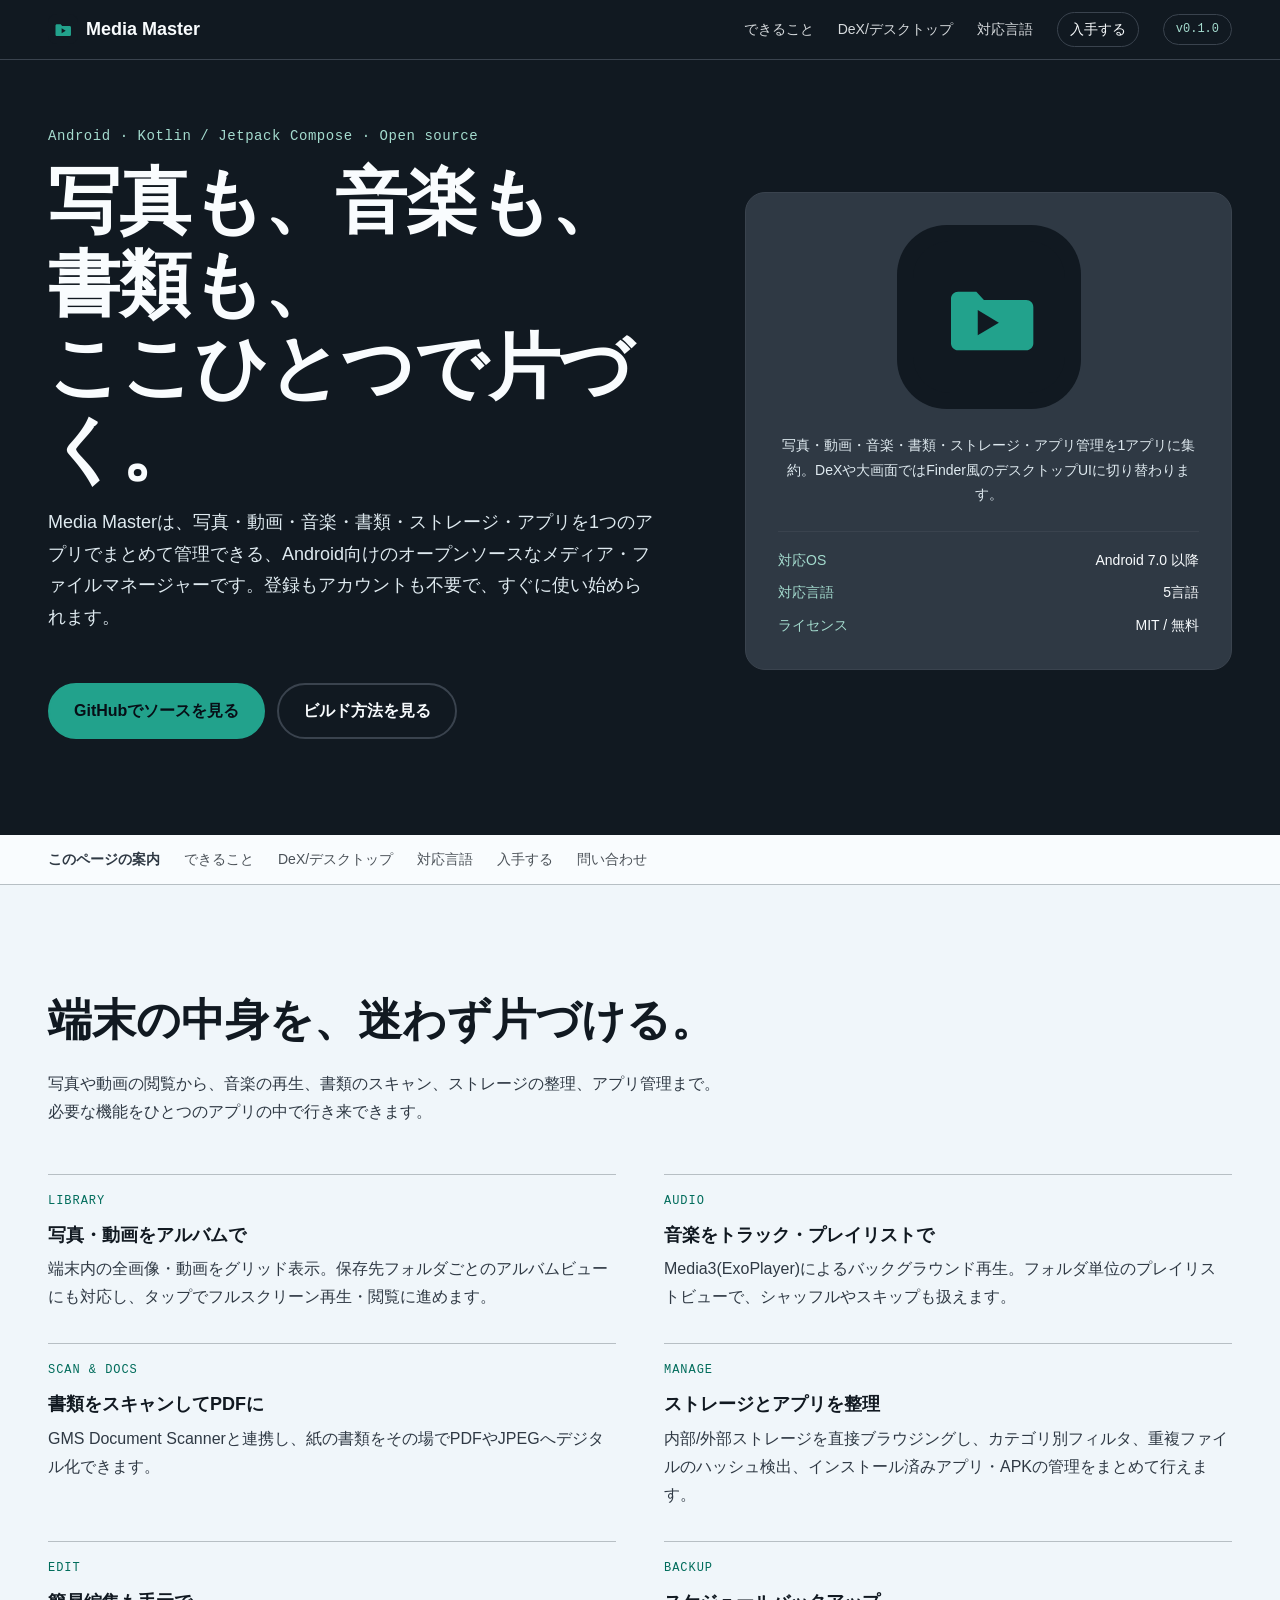
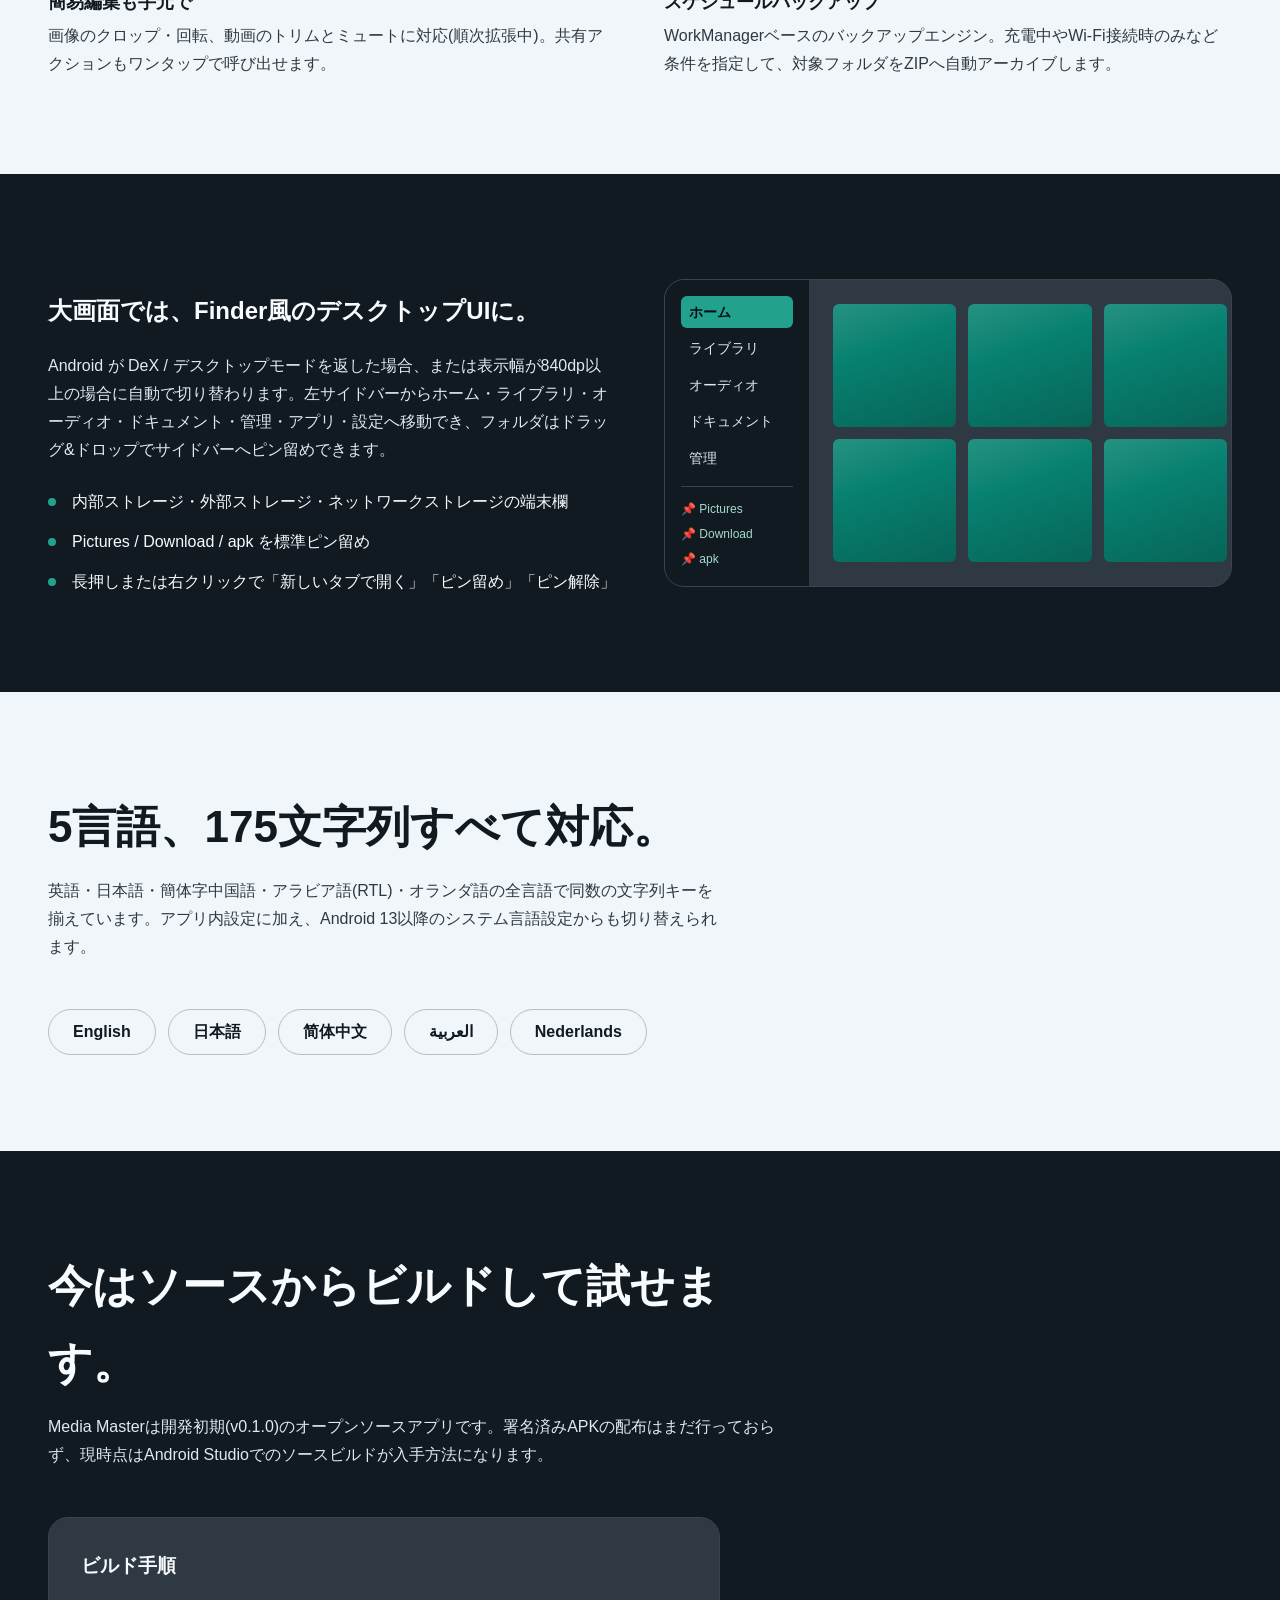
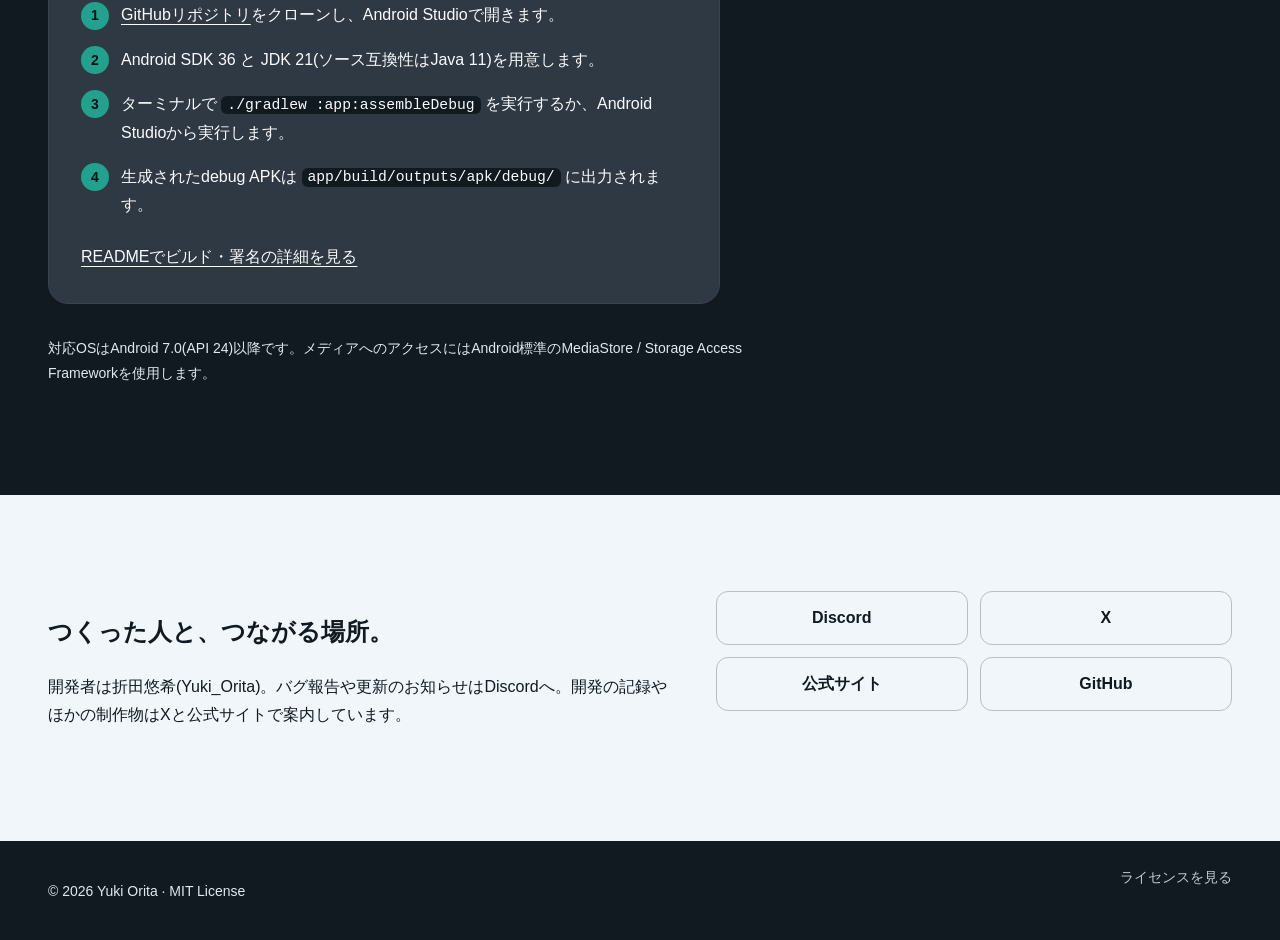
<file: index.html>
<!DOCTYPE html>
<html lang="ja">
<head>
<meta charset="utf-8">
<meta name="viewport" content="width=device-width, initial-scale=1, viewport-fit=cover">
<title>Media Master — 写真・音楽・書類・ストレージをひとつにまとめるAndroidアプリ</title>
<meta name="description" content="Media Master(メディアマスター)は、写真・動画・音楽・書類・ストレージ・アプリ管理を1つにまとめたAndroid向けオープンソースアプリです。DeX/デスクトップモードにも対応。開発者は折田悠希(おりたゆうき / Yuki_Orita)。無料・オープンソース、GitHubで公開中。">
<meta name="keywords" content="Media Master, メディアマスター, 折田悠希, おりたゆうき, Yuki_Orita, github, Android, ファイルマネージャー, メディア管理, ファイル管理アプリ, DeX, デスクトップモード, オープンソース, Jetpack Compose">
<meta name="author" content="折田悠希 (Yuki_Orita)">
<meta name="theme-color" content="#0f1b1a">
<meta name="robots" content="index, follow, max-image-preview:large">
<link rel="canonical" href="https://media-master-9o5.pages.dev/">
<link rel="alternate" hreflang="ja" href="https://media-master-9o5.pages.dev/">
<link rel="sitemap" type="application/xml" href="/sitemap.xml">
<link rel="stylesheet" href="assets/site.css">

<link rel="icon" href="data:image/svg+xml,%3Csvg xmlns='http://www.w3.org/2000/svg' viewBox='0 0 32 32'%3E%3Crect width='32' height='32' rx='9' fill='%230f2320'/%3E%3Cpath d='M8 12.5c0-.83.67-1.5 1.5-1.5h4l1.6 1.8H23c.83 0 1.5.67 1.5 1.5v7.7c0 .83-.67 1.5-1.5 1.5H9.5C8.67 23.5 8 22.83 8 22v-9.5z' fill='%2334c9b5'/%3E%3Cpath d='M14.5 15.2v5.2l4.4-2.6-4.4-2.6z' fill='%230f2320'/%3E%3C/svg%3E">

<meta property="og:type" content="website">
<meta property="og:site_name" content="Media Master">
<meta property="og:locale" content="ja_JP">
<meta property="og:title" content="Media Master — 写真・音楽・書類・ストレージをひとつにまとめるAndroidアプリ">
<meta property="og:description" content="写真・動画・音楽・書類・ストレージ・アプリを1つのアプリで管理。DeX/デスクトップモード対応、5言語対応のオープンソースAndroidアプリです。">
<meta property="og:url" content="https://media-master-9o5.pages.dev/">
<meta property="og:image" content="https://media-master-9o5.pages.dev/assets/og.png">
<meta property="og:image:width" content="1200">
<meta property="og:image:height" content="630">
<meta property="og:image:alt" content="Media Masterのロゴと、写真・音楽・書類・ストレージを表すアイコン">
<meta name="twitter:card" content="summary_large_image">
<meta name="twitter:site" content="@InovateofRIZI">
<meta name="twitter:creator" content="@InovateofRIZI">
<meta name="twitter:title" content="Media Master — Android向けメディア・ファイル管理アプリ">
<meta name="twitter:description" content="写真・動画・音楽・書類・ストレージ・アプリを1つのアプリで管理する、オープンソースのAndroidアプリです。">
<meta name="twitter:image" content="https://media-master-9o5.pages.dev/assets/og.png">

<script type="application/ld+json">
{
  "@context": "https://schema.org",
  "@graph": [
    {
      "@type": "SoftwareApplication",
      "name": "Media Master",
      "alternateName": ["メディアマスター"],
      "applicationCategory": "UtilitiesApplication",
      "operatingSystem": "Android 7.0 (API 24) or later",
      "softwareVersion": "0.1.0",
      "description": "写真・動画・音楽・書類・ストレージ・アプリ管理を1つにまとめたAndroid向けオープンソースのメディア・ファイル管理アプリ。",
      "url": "https://media-master-9o5.pages.dev/",
      "downloadUrl": "https://github.com/oriyu90/media-master",
      "codeRepository": "https://github.com/oriyu90/media-master",
      "license": "https://opensource.org/licenses/MIT",
      "author": { "@id": "https://oriyu90.github.io/official/#person" },
      "offers": { "@type": "Offer", "price": "0", "priceCurrency": "JPY" }
    },
    {
      "@type": "Person",
      "@id": "https://oriyu90.github.io/official/#person",
      "name": "Yuki_Orita",
      "alternateName": ["折田悠希", "おりたゆうき"],
      "url": "https://oriyu90.github.io/official/",
      "sameAs": [
        "https://x.com/InovateofRIZI",
        "https://github.com/oriyu90"
      ]
    }
  ]
}
</script>
</head>
<body>
  <a class="skip-link" href="#main">本文へ移動</a>

  <header class="site-header">
    <div class="header-inner">
      <a class="brand" href="#top" aria-label="Media Master トップへ">
        <svg width="30" height="30" viewBox="0 0 32 32" aria-hidden="true">
          <rect width="32" height="32" rx="9" fill="var(--color-ink)"></rect>
          <path d="M8 12.5c0-.83.67-1.5 1.5-1.5h4l1.6 1.8H23c.83 0 1.5.67 1.5 1.5v7.7c0 .83-.67 1.5-1.5 1.5H9.5C8.67 23.5 8 22.83 8 22v-9.5z" fill="var(--color-accent)"></path>
          <path d="M14.5 15.2v5.2l4.4-2.6-4.4-2.6z" fill="var(--color-ink)"></path>
        </svg>
        <span>Media Master</span>
      </a>
      <nav class="main-nav" aria-label="メインナビゲーション">
        <a href="#features">できること</a>
        <a href="#desktop">DeX/デスクトップ</a>
        <a href="#languages">対応言語</a>
        <a class="nav-download" href="#get-started">入手する</a>
      </nav>
      <span class="header-release">v0.1.0</span>
    </div>
  </header>

  <main id="main">
    <section class="hero" id="top" aria-labelledby="hero-title">
      <div class="hero-grid">
        <div class="hero-copy">
          <div>
            <p class="release-line">Android · Kotlin / Jetpack Compose · Open source</p>
            <h1 id="hero-title">写真も、音楽も、書類も、<br>ここひとつで片づく。</h1>
            <p class="hero-lead">Media Masterは、写真・動画・音楽・書類・ストレージ・アプリを1つのアプリでまとめて管理できる、Android向けのオープンソースなメディア・ファイルマネージャーです。登録もアカウントも不要で、すぐに使い始められます。</p>
          </div>
          <div class="hero-actions" role="group" aria-label="入手方法">
            <a class="button" href="https://github.com/oriyu90/media-master">GitHubでソースを見る</a>
            <a class="button button-secondary" href="#get-started">ビルド方法を見る</a>
          </div>
        </div>
        <aside class="hero-aside" aria-label="Media Master v0.1.0">
          <div class="hero-icon" aria-hidden="true">
            <svg viewBox="0 0 108 108" width="152" height="152">
              <rect width="108" height="108" rx="26" fill="var(--color-ink)"></rect>
              <path d="M27 41c0-2.76 2.24-5 5-5h13l5.4 6h30.1c2.76 0 5 2.24 5 5v25.6c0 2.76-2.24 5-5 5H32c-2.76 0-5-2.24-5-5V41z" fill="var(--color-accent)"></path>
              <path d="M46 49v18l15-9-15-9z" fill="var(--color-ink)"></path>
            </svg>
          </div>
          <p class="aside-note">写真・動画・音楽・書類・ストレージ・アプリ管理を1アプリに集約。DeXや大画面ではFinder風のデスクトップUIに切り替わります。</p>
          <ul class="aside-facts" aria-label="概要">
            <li><span>対応OS</span>Android 7.0 以降</li>
            <li><span>対応言語</span>5言語</li>
            <li><span>ライセンス</span>MIT / 無料</li>
          </ul>
        </aside>
      </div>
    </section>

    <nav class="page-index" aria-label="ページ内目次">
      <div class="page-width page-index-inner">
        <span class="page-index-label">このページの案内</span>
        <ol>
          <li><a href="#features">できること</a></li>
          <li><a href="#desktop">DeX/デスクトップ</a></li>
          <li><a href="#languages">対応言語</a></li>
          <li><a href="#get-started">入手する</a></li>
          <li><a href="#community">問い合わせ</a></li>
        </ol>
      </div>
    </nav>

    <section class="section" id="features" aria-labelledby="features-title">
      <div class="page-width">
        <div class="section-heading">
          <h2 id="features-title">端末の中身を、迷わず片づける。</h2>
          <p>写真や動画の閲覧から、音楽の再生、書類のスキャン、ストレージの整理、アプリ管理まで。必要な機能をひとつのアプリの中で行き来できます。</p>
        </div>
        <dl class="feature-ledger">
          <div class="feature-row">
            <span class="feature-number">LIBRARY</span>
            <dt>写真・動画をアルバムで</dt>
            <dd>端末内の全画像・動画をグリッド表示。保存先フォルダごとのアルバムビューにも対応し、タップでフルスクリーン再生・閲覧に進めます。</dd>
          </div>
          <div class="feature-row">
            <span class="feature-number">AUDIO</span>
            <dt>音楽をトラック・プレイリストで</dt>
            <dd>Media3(ExoPlayer)によるバックグラウンド再生。フォルダ単位のプレイリストビューで、シャッフルやスキップも扱えます。</dd>
          </div>
          <div class="feature-row">
            <span class="feature-number">SCAN &amp; DOCS</span>
            <dt>書類をスキャンしてPDFに</dt>
            <dd>GMS Document Scannerと連携し、紙の書類をその場でPDFやJPEGへデジタル化できます。</dd>
          </div>
          <div class="feature-row">
            <span class="feature-number">MANAGE</span>
            <dt>ストレージとアプリを整理</dt>
            <dd>内部/外部ストレージを直接ブラウジングし、カテゴリ別フィルタ、重複ファイルのハッシュ検出、インストール済みアプリ・APKの管理をまとめて行えます。</dd>
          </div>
          <div class="feature-row">
            <span class="feature-number">EDIT</span>
            <dt>簡易編集も手元で</dt>
            <dd>画像のクロップ・回転、動画のトリムとミュートに対応(順次拡張中)。共有アクションもワンタップで呼び出せます。</dd>
          </div>
          <div class="feature-row">
            <span class="feature-number">BACKUP</span>
            <dt>スケジュールバックアップ</dt>
            <dd>WorkManagerベースのバックアップエンジン。充電中やWi-Fi接続時のみなど条件を指定して、対象フォルダをZIPへ自動アーカイブします。</dd>
          </div>
        </dl>
      </div>
    </section>

    <section class="section section-dark" id="desktop" aria-labelledby="desktop-title">
      <div class="page-width mode-spread">
        <div class="mode-copy">
          <h2 id="desktop-title">大画面では、Finder風のデスクトップUIに。</h2>
          <p>Android が DeX / デスクトップモードを返した場合、または表示幅が840dp以上の場合に自動で切り替わります。左サイドバーからホーム・ライブラリ・オーディオ・ドキュメント・管理・アプリ・設定へ移動でき、フォルダはドラッグ&ドロップでサイドバーへピン留めできます。</p>
          <ul class="desktop-points">
            <li>内部ストレージ・外部ストレージ・ネットワークストレージの端末欄</li>
            <li>Pictures / Download / apk を標準ピン留め</li>
            <li>長押しまたは右クリックで「新しいタブで開く」「ピン留め」「ピン解除」</li>
          </ul>
        </div>
        <div class="desktop-mock" role="group" aria-label="デスクトップUIのイメージ">
          <div class="desktop-mock-sidebar">
            <span class="desktop-mock-item is-active">ホーム</span>
            <span class="desktop-mock-item">ライブラリ</span>
            <span class="desktop-mock-item">オーディオ</span>
            <span class="desktop-mock-item">ドキュメント</span>
            <span class="desktop-mock-item">管理</span>
            <span class="desktop-mock-divider"></span>
            <span class="desktop-mock-pin">📌 Pictures</span>
            <span class="desktop-mock-pin">📌 Download</span>
            <span class="desktop-mock-pin">📌 apk</span>
          </div>
          <div class="desktop-mock-grid" aria-hidden="true">
            <span></span><span></span><span></span><span></span><span></span><span></span>
          </div>
        </div>
      </div>
    </section>

    <section class="section" id="languages" aria-labelledby="languages-title">
      <div class="page-width">
        <div class="section-heading">
          <h2 id="languages-title">5言語、175文字列すべて対応。</h2>
          <p>英語・日本語・簡体字中国語・アラビア語(RTL)・オランダ語の全言語で同数の文字列キーを揃えています。アプリ内設定に加え、Android 13以降のシステム言語設定からも切り替えられます。</p>
        </div>
        <ul class="lang-chips" aria-label="対応言語一覧">
          <li>English</li>
          <li>日本語</li>
          <li>简体中文</li>
          <li dir="rtl">العربية</li>
          <li>Nederlands</li>
        </ul>
      </div>
    </section>

    <section class="section section-dark install-section" id="get-started" aria-labelledby="get-started-title">
      <div class="page-width">
        <div class="section-heading">
          <h2 id="get-started-title">今はソースからビルドして試せます。</h2>
          <p>Media Masterは開発初期(v0.1.0)のオープンソースアプリです。署名済みAPKの配布はまだ行っておらず、現時点はAndroid Studioでのソースビルドが入手方法になります。</p>
        </div>
        <article class="install-platform">
          <h3>ビルド手順</h3>
          <ol class="step-list">
            <li><span class="step-number">1</span><span><a href="https://github.com/oriyu90/media-master">GitHubリポジトリ</a>をクローンし、Android Studioで開きます。</span></li>
            <li><span class="step-number">2</span><span>Android SDK 36 と JDK 21(ソース互換性はJava 11)を用意します。</span></li>
            <li><span class="step-number">3</span><span>ターミナルで <code>./gradlew :app:assembleDebug</code> を実行するか、Android Studioから実行します。</span></li>
            <li><span class="step-number">4</span><span>生成されたdebug APKは <code>app/build/outputs/apk/debug/</code> に出力されます。</span></li>
          </ol>
          <p class="install-reference"><a href="https://github.com/oriyu90/media-master#readme">READMEでビルド・署名の詳細を見る</a></p>
        </article>
        <p class="release-warning">対応OSはAndroid 7.0(API 24)以降です。メディアへのアクセスにはAndroid標準のMediaStore / Storage Access Frameworkを使用します。</p>
      </div>
    </section>

    <section class="section" id="community" aria-labelledby="community-title">
      <div class="page-width project-note">
        <div>
          <h2 id="community-title">つくった人と、つながる場所。</h2>
          <p>開発者は折田悠希(Yuki_Orita)。バグ報告や更新のお知らせはDiscordへ。開発の記録やほかの制作物はXと公式サイトで案内しています。</p>
        </div>
        <nav class="link-columns" aria-label="開発者とコミュニティ">
          <a href="https://discord.gg/x7KXhNTD8M" target="_blank" rel="noopener noreferrer">Discord</a>
          <a href="https://x.com/InovateofRIZI" target="_blank" rel="noopener noreferrer">X</a>
          <a href="https://oriyu90.github.io/official/" target="_blank" rel="noopener noreferrer">公式サイト</a>
          <a href="https://github.com/oriyu90/media-master" target="_blank" rel="noopener noreferrer">GitHub</a>
        </nav>
      </div>
    </section>
  </main>

  <footer class="site-footer">
    <div class="page-width footer-inner">
      <p>© 2026 Yuki Orita · MIT License</p>
      <a href="https://github.com/oriyu90/media-master/blob/main/LICENSE">ライセンスを見る</a>
    </div>
  </footer>
</body>
</html>
</file>
<file: assets/site.css>
/* Media Master · macrostructure: Long Document · tone: functional-editorial · theme: custom · anchor hue: teal */
@import url("../tokens.css");

*,
*::before,
*::after {
  box-sizing: border-box;
}

html,
body {
  overflow-x: clip;
}

html {
  scroll-behavior: smooth;
  background: var(--color-ink);
}

body {
  margin: 0;
  background: var(--color-paper);
  color: var(--color-ink);
  font-family: var(--font-body);
  font-size: var(--text-base);
  line-height: 1.75;
  text-rendering: optimizeLegibility;
  -webkit-font-smoothing: antialiased;
}

img,
svg {
  display: block;
  max-width: 100%;
}

a {
  color: inherit;
  text-decoration-thickness: var(--rule-hairline);
  text-underline-offset: var(--space-2xs);
}

a:hover {
  text-decoration-thickness: var(--rule-strong);
}

a:focus-visible {
  outline: var(--rule-strong) solid var(--color-focus);
  outline-offset: var(--space-2xs);
}

a:active {
  opacity: 0.75;
}

.site-header a:focus-visible,
.section-dark a:focus-visible {
  outline-color: var(--color-focus-dark);
}

.skip-link {
  position: fixed;
  inset: var(--space-sm) auto auto var(--space-sm);
  z-index: 100;
  padding: var(--space-xs) var(--space-sm);
  background: var(--color-ink);
  color: var(--color-white);
  border-radius: var(--radius-sm);
  transform: translateY(-200%);
}

.skip-link:focus {
  transform: translateY(0);
}

/* Header */

.site-header {
  position: sticky;
  top: 0;
  z-index: 20;
  border-bottom: var(--rule-hairline) solid var(--color-line-dark);
  background: var(--color-ink);
  color: var(--color-white);
}

.header-inner,
.page-width {
  width: min(100% - (2 * var(--space-lg)), 74rem);
  margin-inline: auto;
}

.header-inner {
  display: flex;
  align-items: center;
  gap: var(--space-lg);
  padding-block: var(--space-sm);
}

.brand {
  display: flex;
  align-items: center;
  gap: var(--space-xs);
  font-weight: 700;
  font-size: var(--text-lg);
  text-decoration: none;
  margin-right: auto;
}

.main-nav {
  display: flex;
  align-items: center;
  gap: var(--space-lg);
  font-size: var(--text-sm);
}

.main-nav a {
  text-decoration: none;
  opacity: 0.85;
}

.main-nav a:hover {
  opacity: 1;
}

.nav-download {
  padding: var(--space-2xs) var(--space-sm);
  border: var(--rule-hairline) solid var(--color-line-dark);
  border-radius: var(--radius-round);
  opacity: 1 !important;
}

.header-release {
  font-family: var(--font-mono);
  font-size: var(--text-xs);
  color: var(--color-focus-dark);
  border: var(--rule-hairline) solid var(--color-line-dark);
  border-radius: var(--radius-round);
  padding: var(--space-2xs) var(--space-sm);
}

/* Hero */

.hero {
  background: var(--color-ink);
  color: var(--color-white);
  padding-block: var(--space-3xl) var(--space-4xl);
}

.hero-grid {
  width: min(100% - (2 * var(--space-lg)), 74rem);
  margin-inline: auto;
  display: grid;
  grid-template-columns: 1.3fr 1fr;
  gap: var(--space-3xl);
  align-items: center;
}

.hero-grid > *,
.mode-spread > *,
.project-note > *,
.header-inner > * {
  min-width: 0;
}

.hero-copy {
  display: flex;
  flex-direction: column;
  gap: var(--space-xl);
}

.release-line {
  font-family: var(--font-mono);
  font-size: var(--text-sm);
  letter-spacing: 0.04em;
  color: var(--color-focus-dark);
  margin: 0 0 var(--space-sm);
}

.hero-copy h1 {
  font-family: var(--font-display);
  font-size: var(--text-display);
  line-height: 1.15;
  margin: 0;
  font-weight: 800;
  letter-spacing: -0.01em;
}

.hero-lead {
  font-size: var(--text-lg);
  color: var(--color-paper-deep);
  max-width: 38rem;
  margin-top: var(--space-md);
}

.hero-actions {
  display: flex;
  flex-wrap: wrap;
  gap: var(--space-sm);
}

.button {
  display: inline-flex;
  align-items: center;
  justify-content: center;
  padding: var(--space-sm) var(--space-lg);
  border-radius: var(--radius-round);
  background: var(--color-accent);
  color: var(--color-accent-ink);
  font-weight: 700;
  text-decoration: none;
  border: var(--rule-strong) solid var(--color-accent);
  transition: transform var(--dur-fast) var(--ease-standard);
}

.button:hover {
  transform: translateY(-1px);
  text-decoration: none;
}

.button-secondary {
  background: transparent;
  color: var(--color-white);
  border-color: var(--color-line-dark);
}

.hero-aside {
  background: var(--color-ink-soft);
  border: var(--rule-hairline) solid var(--color-line-dark);
  border-radius: var(--radius-lg);
  padding: var(--space-xl);
  display: flex;
  flex-direction: column;
  gap: var(--space-lg);
  align-items: center;
  text-align: center;
}

.hero-icon {
  padding: var(--space-md);
  background: var(--color-ink);
  border-radius: var(--radius-icon);
}

.aside-note {
  margin: 0;
  font-size: var(--text-sm);
  color: var(--color-paper-deep);
}

.aside-facts {
  list-style: none;
  margin: 0;
  padding: 0;
  width: 100%;
  display: flex;
  flex-direction: column;
  gap: var(--space-xs);
  border-top: var(--rule-hairline) solid var(--color-line-dark);
  padding-top: var(--space-md);
  font-size: var(--text-sm);
}

.aside-facts li {
  display: flex;
  justify-content: space-between;
  gap: var(--space-md);
}

.aside-facts span {
  color: var(--color-focus-dark);
}

/* Page index nav */

.page-index {
  border-bottom: var(--rule-hairline) solid var(--color-line);
  background: var(--color-sheet);
}

.page-index-inner {
  display: flex;
  flex-wrap: wrap;
  align-items: center;
  gap: var(--space-lg);
  padding-block: var(--space-sm);
  font-size: var(--text-sm);
}

.page-index-label {
  color: var(--color-ink-soft);
  font-weight: 700;
}

.page-index-inner ol {
  list-style: none;
  display: flex;
  flex-wrap: wrap;
  gap: var(--space-lg);
  margin: 0;
  padding: 0;
}

.page-index-inner a {
  text-decoration: none;
  opacity: 0.75;
}

.page-index-inner a:hover {
  opacity: 1;
}

/* Sections */

.section {
  padding-block: var(--space-4xl);
}

.section-dark {
  background: var(--color-ink);
  color: var(--color-white);
}

.section-dark .section-heading p {
  color: var(--color-paper-deep);
}

.section-heading {
  max-width: 42rem;
  margin-bottom: var(--space-2xl);
}

.section-heading h2 {
  font-family: var(--font-display);
  font-size: var(--text-2xl);
  margin: 0 0 var(--space-sm);
}

.section-heading p {
  color: var(--color-ink-soft);
  margin: 0;
}

/* Feature ledger */

.feature-ledger {
  display: grid;
  grid-template-columns: repeat(2, 1fr);
  gap: var(--space-xl) var(--space-2xl);
  margin: 0;
}

.feature-row {
  border-top: var(--rule-hairline) solid var(--color-line);
  padding-top: var(--space-md);
}

.feature-number {
  display: block;
  font-family: var(--font-mono);
  font-size: var(--text-xs);
  letter-spacing: 0.08em;
  color: var(--color-teal-deep);
  margin-bottom: var(--space-xs);
}

.feature-row dt {
  font-weight: 700;
  font-size: var(--text-lg);
  margin-bottom: var(--space-2xs);
}

.feature-row dd {
  margin: 0;
  color: var(--color-ink-soft);
}

/* DeX / desktop showcase */

.mode-spread {
  display: grid;
  grid-template-columns: 1fr 1fr;
  gap: var(--space-2xl);
  align-items: center;
}

.mode-copy p {
  color: var(--color-paper-deep);
}

.desktop-points {
  list-style: none;
  margin: var(--space-lg) 0 0;
  padding: 0;
  display: flex;
  flex-direction: column;
  gap: var(--space-sm);
}

.desktop-points li {
  padding-left: var(--space-lg);
  position: relative;
}

.desktop-points li::before {
  content: "";
  position: absolute;
  left: 0;
  top: 0.65em;
  width: 0.5rem;
  height: 0.5rem;
  border-radius: var(--radius-round);
  background: var(--color-accent);
}

.desktop-mock {
  display: grid;
  grid-template-columns: 9rem 1fr;
  border: var(--rule-hairline) solid var(--color-line-dark);
  border-radius: var(--radius-lg);
  overflow: hidden;
  background: var(--color-ink-soft);
}

.desktop-mock-sidebar {
  display: flex;
  flex-direction: column;
  gap: var(--space-2xs);
  padding: var(--space-md);
  background: var(--color-ink);
  font-size: var(--text-sm);
}

.desktop-mock-item {
  padding: var(--space-2xs) var(--space-xs);
  border-radius: var(--radius-sm);
  color: var(--color-paper-deep);
}

.desktop-mock-item.is-active {
  background: var(--color-accent);
  color: var(--color-accent-ink);
  font-weight: 700;
}

.desktop-mock-divider {
  height: var(--rule-hairline);
  background: var(--color-line-dark);
  margin-block: var(--space-xs);
}

.desktop-mock-pin {
  font-size: var(--text-xs);
  color: var(--color-focus-dark);
}

.desktop-mock-grid {
  display: grid;
  grid-template-columns: repeat(3, 1fr);
  gap: var(--space-sm);
  padding: var(--space-lg);
}

.desktop-mock-grid span {
  aspect-ratio: 1;
  border-radius: var(--radius-sm);
  background: linear-gradient(160deg, var(--color-teal) 0%, var(--color-teal-deep) 100%);
  opacity: 0.85;
}

/* Languages */

.lang-chips {
  list-style: none;
  display: flex;
  flex-wrap: wrap;
  gap: var(--space-sm);
  margin: 0;
  padding: 0;
}

.lang-chips li {
  padding: var(--space-xs) var(--space-lg);
  border: var(--rule-hairline) solid var(--color-line);
  border-radius: var(--radius-round);
  font-weight: 600;
}

/* Install / get started */

.install-section .section-heading {
  max-width: 46rem;
}

.install-platform {
  background: var(--color-ink-soft);
  border: var(--rule-hairline) solid var(--color-line-dark);
  border-radius: var(--radius-lg);
  padding: var(--space-xl);
  max-width: 42rem;
}

.install-platform h3 {
  margin-top: 0;
}

.step-list {
  list-style: none;
  margin: 0;
  padding: 0;
  display: flex;
  flex-direction: column;
  gap: var(--space-md);
}

.step-list li {
  display: flex;
  gap: var(--space-sm);
  align-items: baseline;
}

.step-number {
  flex-shrink: 0;
  width: 1.75rem;
  height: 1.75rem;
  border-radius: var(--radius-round);
  background: var(--color-accent);
  color: var(--color-accent-ink);
  font-weight: 700;
  font-size: var(--text-sm);
  display: inline-flex;
  align-items: center;
  justify-content: center;
}

.install-reference {
  margin-top: var(--space-lg);
  margin-bottom: 0;
}

.step-list code {
  font-family: var(--font-mono);
  background: var(--color-ink);
  padding: 0.1em 0.4em;
  border-radius: var(--radius-sm);
  font-size: 0.92em;
}

.release-warning {
  margin-top: var(--space-xl);
  color: var(--color-paper-deep);
  font-size: var(--text-sm);
  max-width: 46rem;
}

/* Community */

.project-note {
  display: grid;
  grid-template-columns: 1.2fr 1fr;
  gap: var(--space-2xl);
  align-items: start;
}

.link-columns {
  display: grid;
  grid-template-columns: repeat(2, 1fr);
  gap: var(--space-sm);
}

.link-columns a {
  padding: var(--space-sm) var(--space-lg);
  border: var(--rule-hairline) solid var(--color-line);
  border-radius: var(--radius-md);
  text-decoration: none;
  font-weight: 600;
  text-align: center;
}

.link-columns a:hover {
  border-color: var(--color-teal-deep);
}

/* Footer */

.site-footer {
  background: var(--color-ink);
  color: var(--color-paper-deep);
  font-size: var(--text-sm);
}

.footer-inner {
  display: flex;
  flex-wrap: wrap;
  justify-content: space-between;
  gap: var(--space-sm);
  padding-block: var(--space-lg);
}

.footer-inner a {
  text-decoration: none;
  opacity: 0.85;
}

.footer-inner a:hover {
  opacity: 1;
}

/* Responsive */

@media (max-width: 900px) {
  .hero-grid,
  .mode-spread,
  .project-note {
    grid-template-columns: 1fr;
  }

  .feature-ledger {
    grid-template-columns: 1fr;
  }

  .main-nav {
    display: none;
  }
}

@media (max-width: 560px) {
  .header-inner {
    gap: var(--space-sm);
  }

  .link-columns {
    grid-template-columns: 1fr;
  }

  .desktop-mock {
    grid-template-columns: 1fr;
  }

  .desktop-mock-grid {
    grid-template-columns: repeat(2, 1fr);
  }
}
</file>
